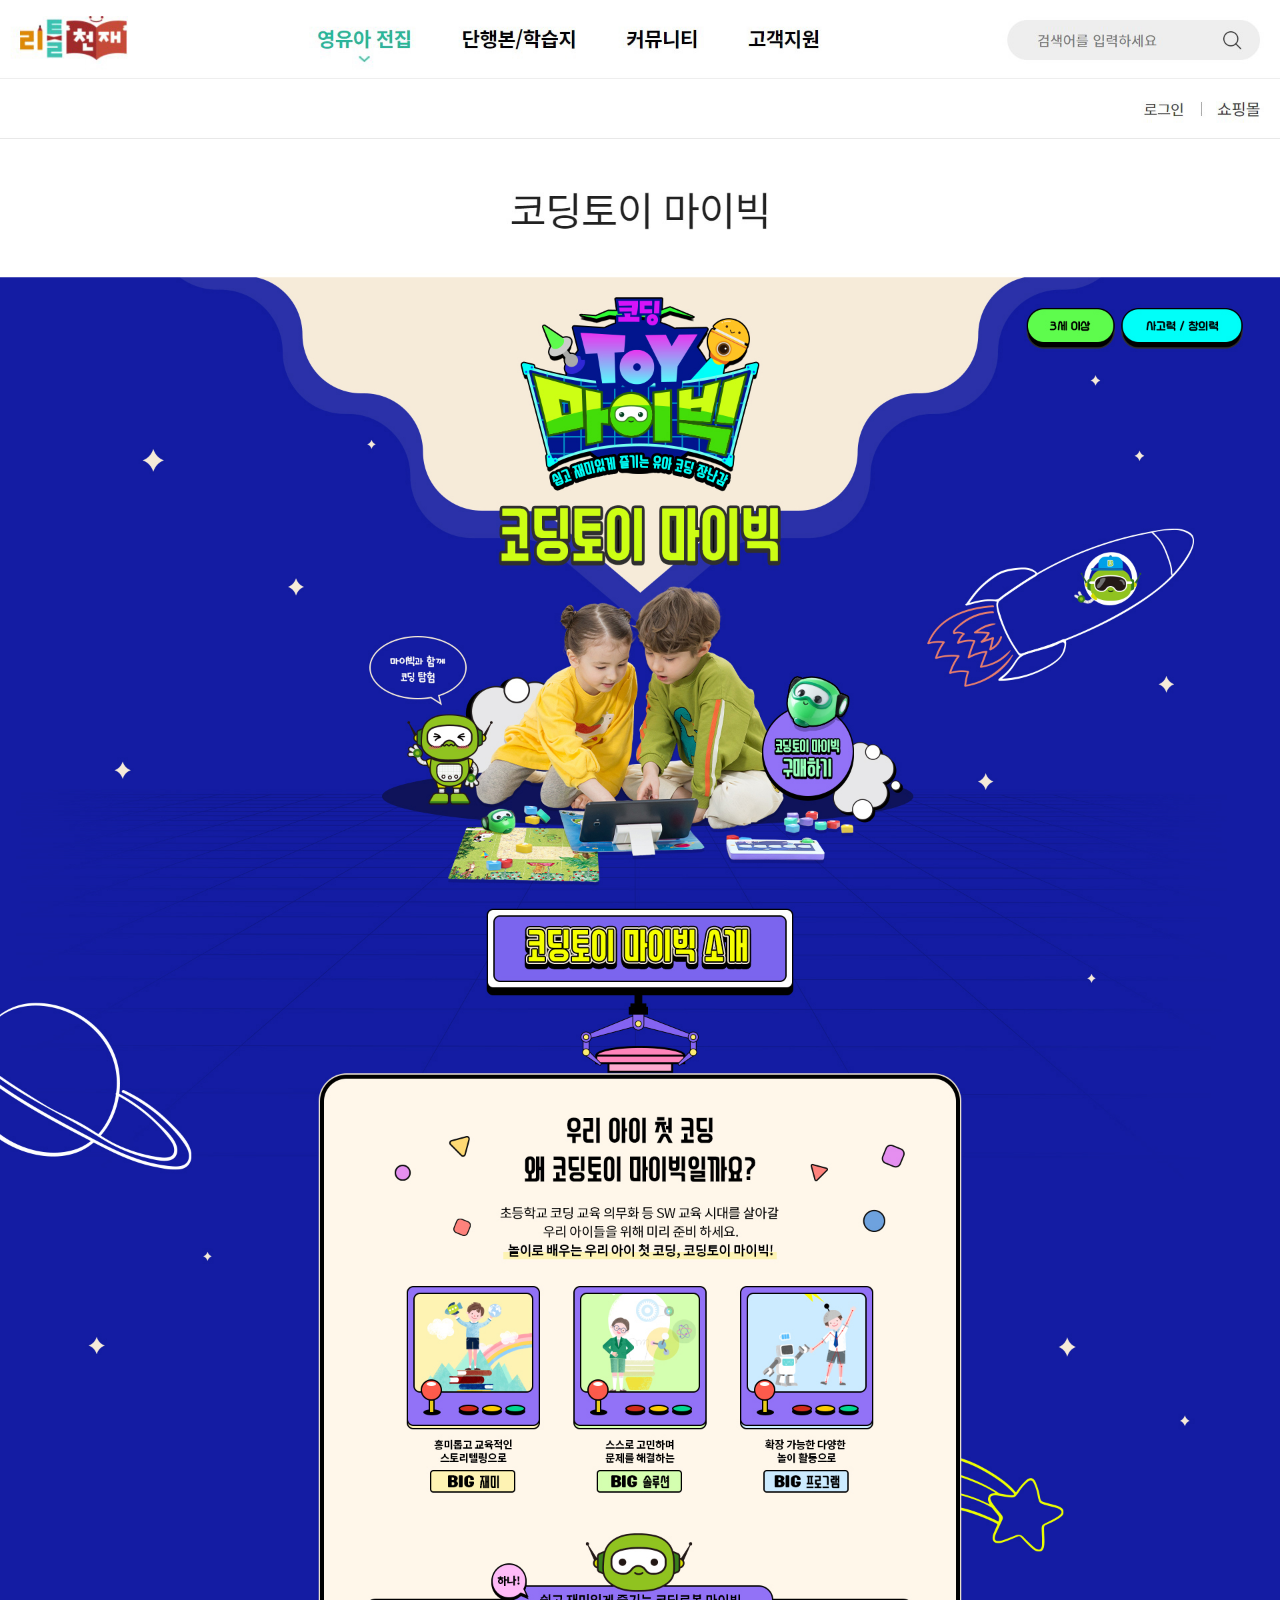
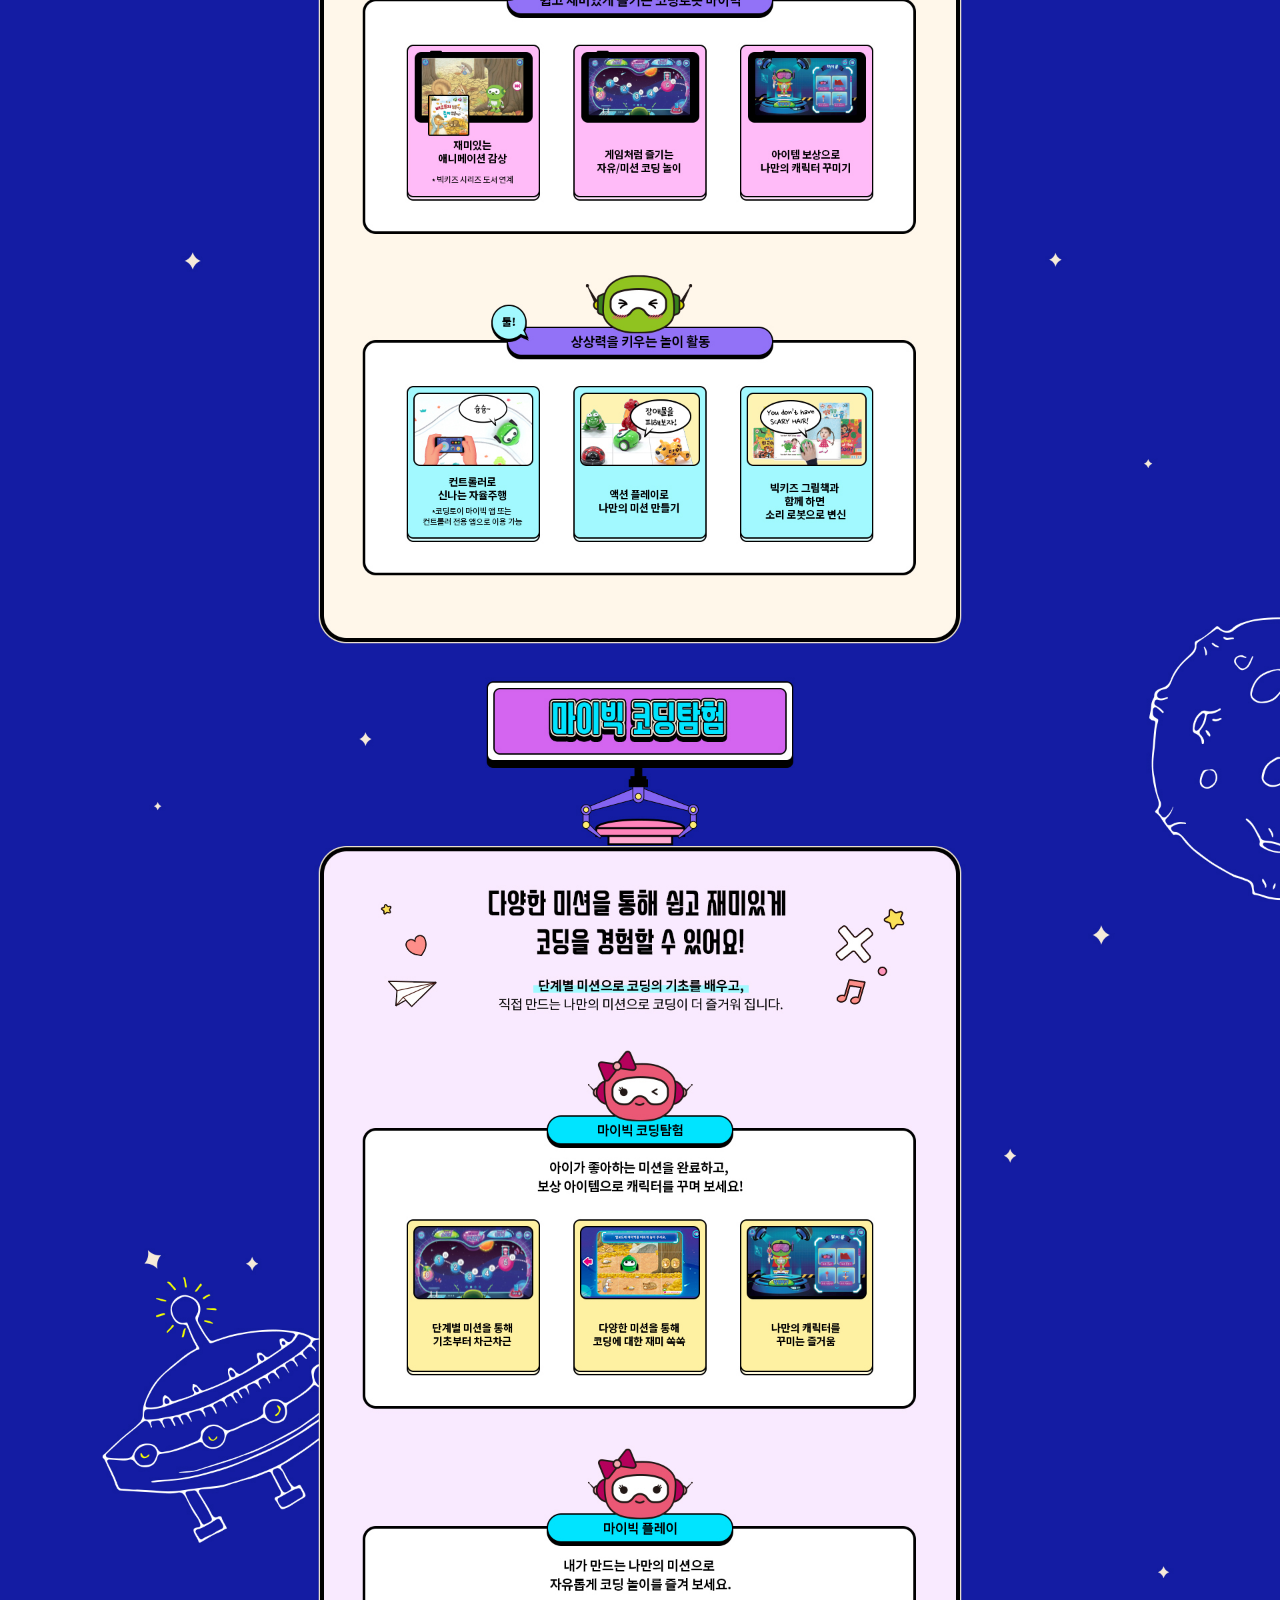
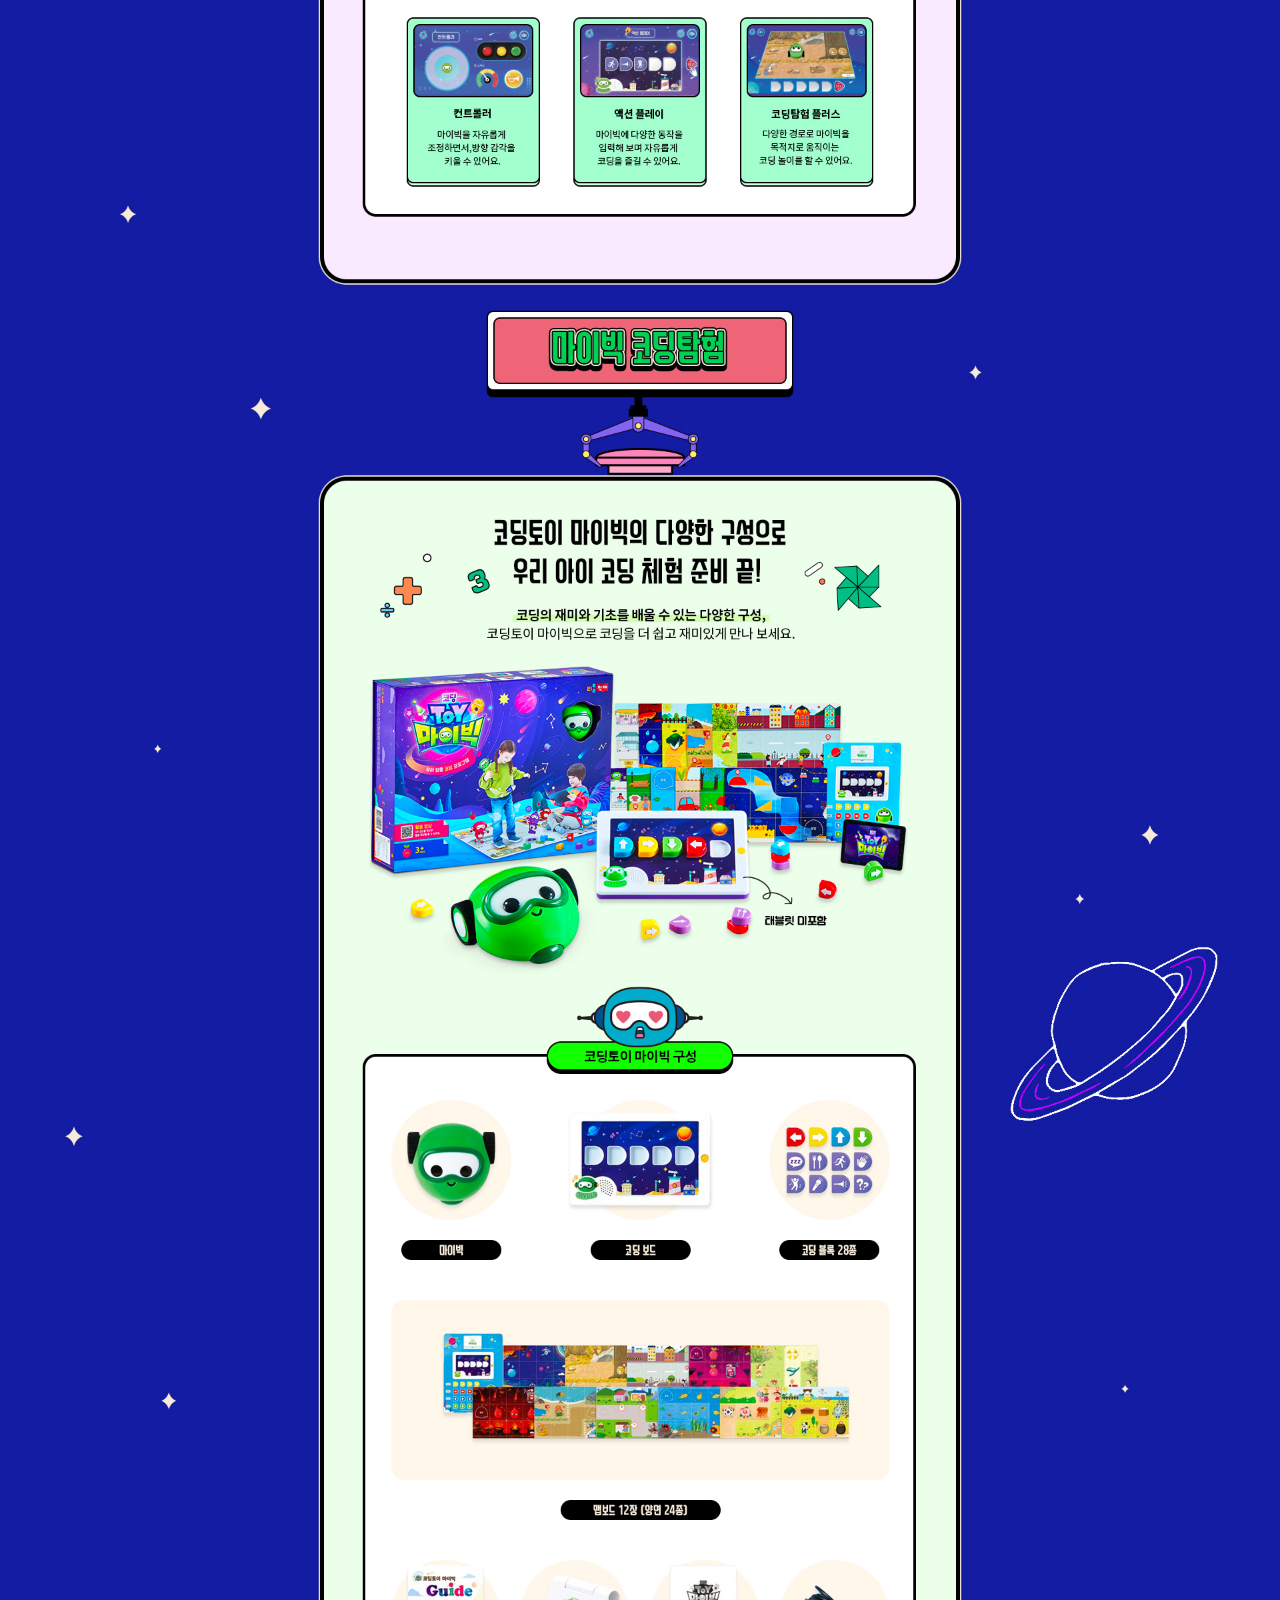
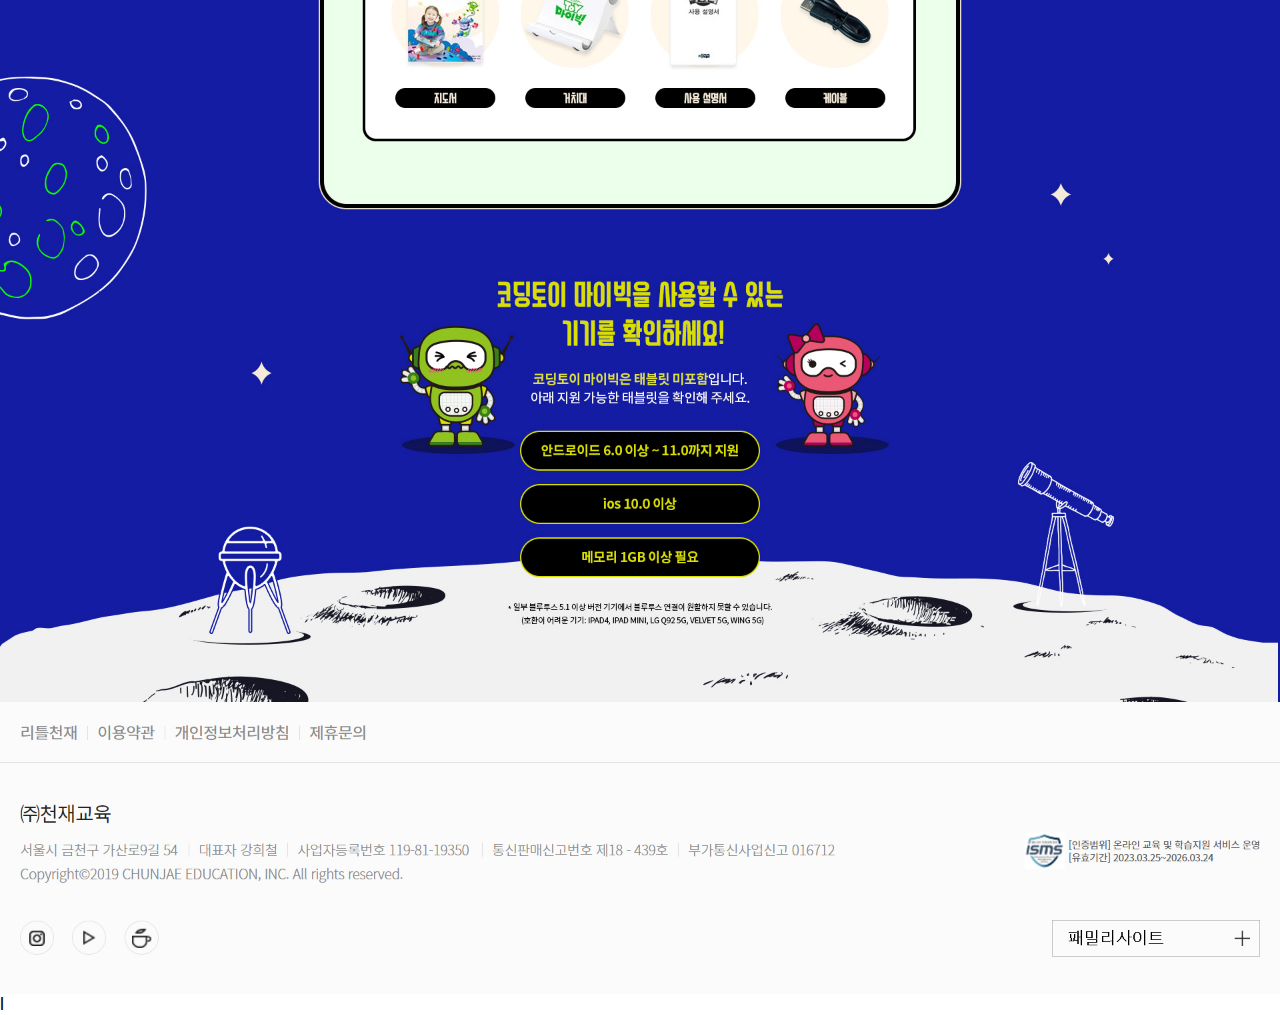
<file: pages/c.html>
<!DOCTYPE html>
<html lang="en">
  <head>
    <meta charset="UTF-8" />
    <meta http-equiv="X-UA-Compatible" content="IE=edge" />
    <meta name="viewport" content="width=device-width, initial-scale=1.0" />
    <title>코딩토이마이빅</title>
    <link href="./../css/reset.css" rel="stylesheet" />
  </head>
  <body>
    <div class="img_box">
      <img src="images/C.jpg" alt="코딩토이 마이빅" />
    </div>
  </body>
</html>
l
</file>
